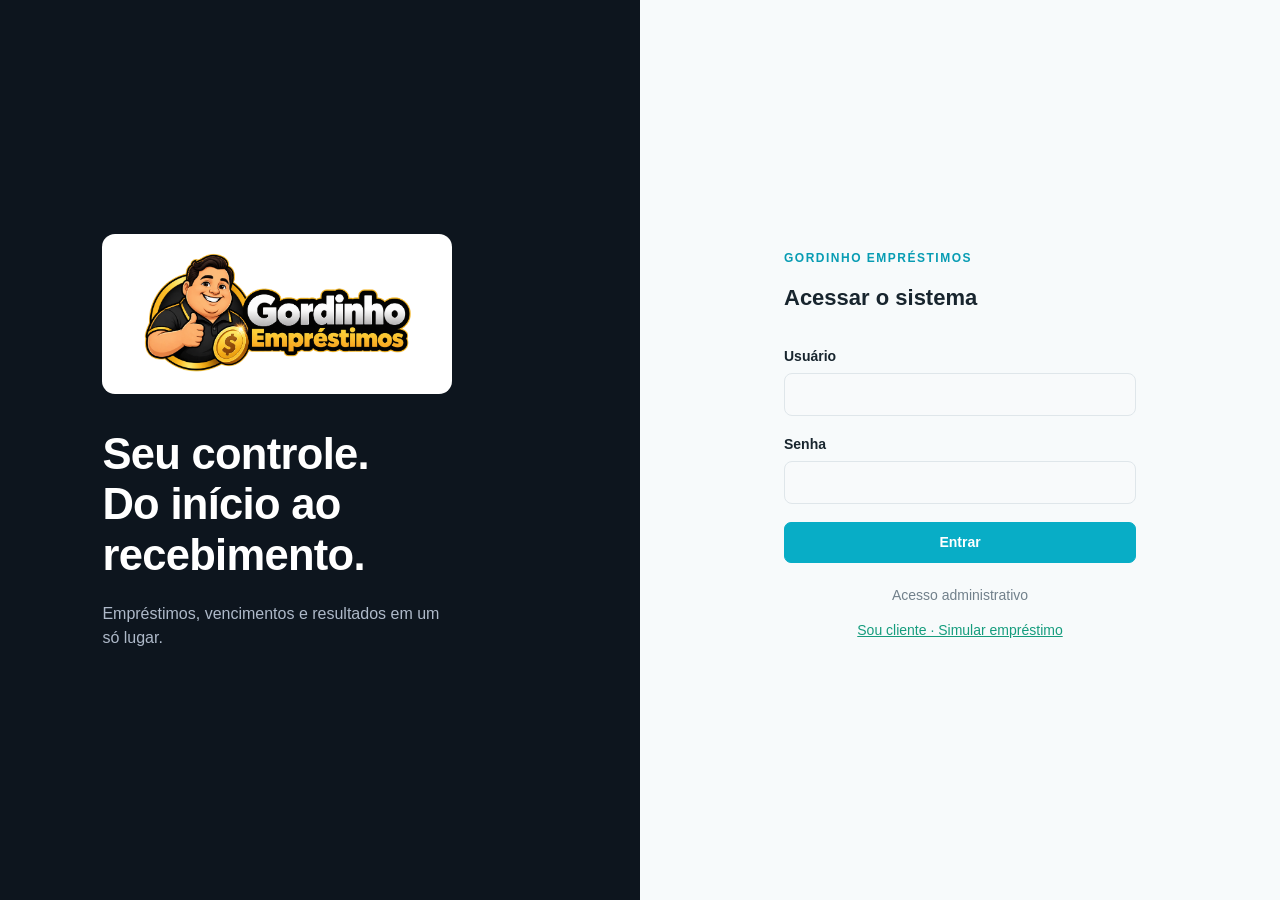
<file: index.html>
<!doctype html>
<html lang="pt-BR"><head><meta charset="UTF-8"><meta name="viewport" content="width=device-width,initial-scale=1"><meta name="robots" content="noindex,nofollow"><title>Gordinho Empréstimos</title><link rel="icon" href="favicon.svg"><link rel="stylesheet" href="style.css"><link rel="stylesheet" href="skin.css?v=2"></head>
<body>
<section id="login"><div class="login-brand"><img class="brand-logo" src="logo-gordinho.png" alt="Gordinho Empréstimos"><h1>Seu controle.<br>Do início ao recebimento.</h1><p>Empréstimos, vencimentos e resultados em um só lugar.</p></div><form id="login-form" class="login-card"><span class="eyebrow">GORDINHO EMPRÉSTIMOS</span><h2>Acessar o sistema</h2><label>Usuário<input name="username" autocomplete="username" required maxlength="100"></label><label>Senha<input name="password" type="password" autocomplete="current-password" required maxlength="200"></label><p id="login-error" role="alert"></p><button class="primary" type="submit">Entrar</button><p class="muted">Acesso administrativo</p><p style="text-align:center;font-size:14px"><a href="cotacao.html">Sou cliente · Simular empréstimo</a></p></form></section>
<div id="app" hidden><aside class="sidebar"><div class="brand"><img class="brand-logo" src="logo-gordinho.png" alt="Gordinho Empréstimos"></div><nav><button data-view="dashboard" class="active">Visão geral</button><button data-view="loans">Empréstimos</button><button data-view="clients">Clientes</button><button data-view="payments">Pagamentos</button><button data-view="results">Resultados</button></nav><div class="sidebar-foot"><button id="password-btn">Alterar senha</button><button id="logout">Sair da conta</button></div></aside><main><header class="topbar"><button id="menu-toggle" aria-label="Abrir menu" aria-expanded="false">☰</button><div><p class="eyebrow">GORDINHO EMPRÉSTIMOS</p><h1 id="view-title">Visão geral</h1></div><div class="header-actions"><button id="refresh">Atualizar</button><button id="new-loan" class="primary">+ Novo empréstimo</button></div></header><p id="error" class="error" role="alert" hidden></p><div id="content" aria-live="polite"></div></main></div>
<dialog id="modal"><div class="modal-head"><h2 id="modal-title"></h2><button id="close-modal" aria-label="Fechar">✕</button></div><div id="modal-body"></div><p id="modal-error" class="error" role="alert" hidden></p></dialog><div id="toast" role="status" hidden></div>
<script src="config.js"></script><script src="core.js"></script><script src="app.js"></script><script src="screens.js?v=2"></script></body></html>
</file>
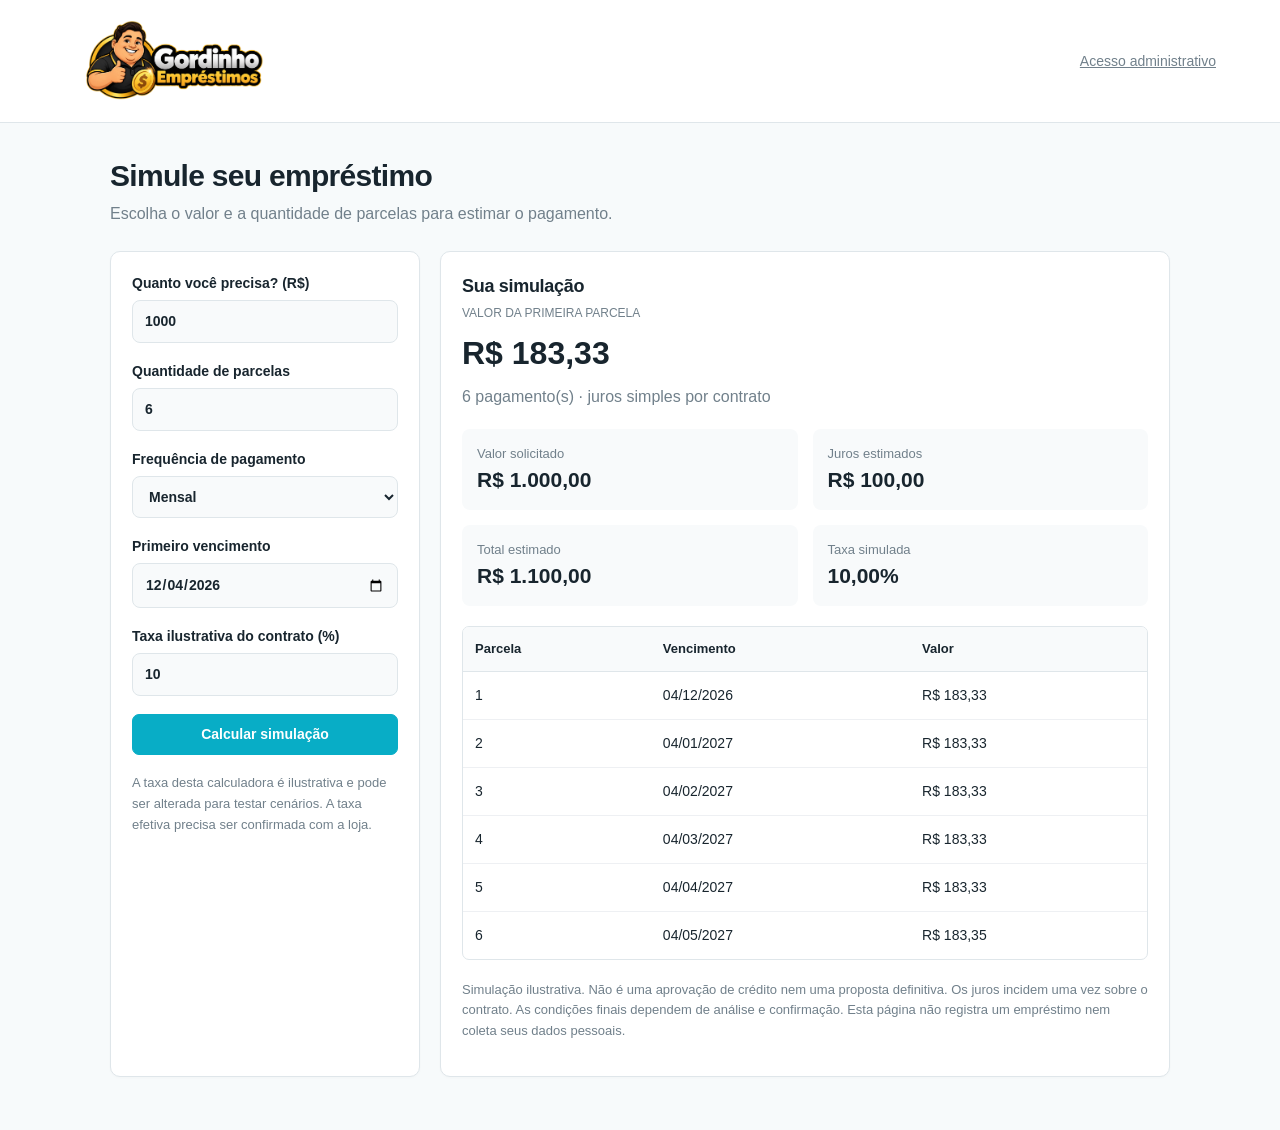
<file: cotacao.html>
<!doctype html><html lang="pt-BR"><head><meta charset="UTF-8"><meta name="viewport" content="width=device-width,initial-scale=1"><title>Cotação · Gordinho Empréstimos</title><link rel="icon" href="favicon.svg"><link rel="stylesheet" href="style.css"><link rel="stylesheet" href="skin.css?v=2"><style>.quote-header{padding:16px 5%;display:flex;justify-content:space-between;align-items:center;background:white;border-bottom:1px solid var(--line);gap:20px}.quote-header img{width:220px;height:90px;object-fit:contain}.quote-header a{font-size:14px;color:var(--muted)}.quote-main{display:block;max-width:1100px;margin:auto;padding:35px 20px}.quote-main>h1{font-size:30px;margin-bottom:8px}.quote-intro{color:var(--muted);font-size:16px;margin-bottom:25px}.quote-layout{display:grid;grid-template-columns:310px minmax(0,1fr);gap:20px}.quote-layout button{width:100%}.quote-value{font-size:32px;display:block;margin:8px 0}.quote-amounts{display:grid;grid-template-columns:1fr 1fr;gap:15px;margin:20px 0}.quote-amounts>div{background:var(--soft);padding:15px;border-radius:8px}.quote-amounts small,.quote-amounts strong{display:block}.quote-amounts strong{font-size:21px}.quote-foot{font-size:13px;color:var(--muted);line-height:1.6}.quote-layout .error{margin-bottom:15px}@media(max-width:720px){.quote-layout{grid-template-columns:1fr}.quote-header img{width:180px;height:75px}.quote-main{padding:25px 15px}.quote-main>h1{font-size:26px}.quote-amounts strong{font-size:19px}}</style></head><body><header class="quote-header"><img src="logo-gordinho.png" alt="Gordinho Empréstimos"><a href="index.html">Acesso administrativo</a></header><main class="quote-main"><h1>Simule seu empréstimo</h1><p class="quote-intro">Escolha o valor e a quantidade de parcelas para estimar o pagamento.</p><div class="quote-layout"><section class="panel"><form id="quote-form"><label>Quanto você precisa? (R$)<input name="amount" type="number" value="1000" min="0.01" max="10000000" step="0.01" required></label><label>Quantidade de parcelas<input name="count" type="number" value="6" min="1" max="120" step="1" required></label><label>Frequência de pagamento<select name="period"><option value="mensal">Mensal</option><option value="quinzenal">Quinzenal</option><option value="semanal">Semanal</option><option value="diaria">Diária</option></select></label><label>Primeiro vencimento<input name="firstDue" type="date" required></label><label>Taxa ilustrativa do contrato (%)<input name="rate" type="number" value="10" min="0" max="1000" step="0.01" required></label><button class="primary" type="submit">Calcular simulação</button></form><p class="quote-foot" style="margin-top:18px">A taxa desta calculadora é ilustrativa e pode ser alterada para testar cenários. A taxa efetiva precisa ser confirmada com a loja.</p></section><section class="panel"><h2>Sua simulação</h2><div id="quote-result" aria-live="polite"></div></section></div></main><script src="core.js"></script><script src="quote.js"></script></body></html>
</file>
<file: style.css>
:root{--bg:#f4f5f7;--ink:#18202d;--muted:#647084;--line:#e3e6eb;--yellow:#f5ca3c;--green:#087c55;--red:#ba3540}*{box-sizing:border-box}body{margin:0;color:var(--ink);background:var(--bg);font-family:Inter,Arial,sans-serif;font-size:16px;line-height:1.5}button,input,select,textarea{font:inherit}button{cursor:pointer;border:1px solid var(--line);background:white;color:var(--ink);border-radius:9px;padding:10px 16px;font-weight:600;min-height:44px}button:hover{background:#f0f2f5}button:disabled{opacity:.6;cursor:wait}.primary{background:var(--yellow);border-color:var(--yellow);color:#17202a}.primary:hover{background:#edbd26}.danger{color:var(--red)}.logo{display:inline-grid;place-items:center;width:46px;height:46px;background:var(--yellow);border-radius:12px;color:#111827;font-weight:900;font-size:23px;letter-spacing:-1px}.eyebrow{color:var(--muted);font-size:12px;letter-spacing:1.5px;font-weight:700;margin:0 0 6px}h1,h2,h3,p{margin-top:0}h1{font-size:30px;line-height:1.2;letter-spacing:-.7px;margin-bottom:0}h2{font-size:22px}h3{font-size:18px}.muted,small{color:var(--muted)}small{font-size:13px}#login{min-height:100dvh;display:grid;grid-template-columns:1fr 1fr}.login-brand{background:#111827;color:white;padding:clamp(32px,8vw,110px);display:flex;flex-direction:column;justify-content:center;align-items:flex-start}.login-brand h1{font-size:clamp(32px,4vw,56px);margin:35px 0 22px;line-height:1.15}.login-brand p{color:#aeb9c9;max-width:350px}.login-card{align-self:center;justify-self:center;width:min(400px,90%);padding:24px}.login-card h2{margin:12px 0 32px}.login-card .primary{width:100%}.login-card .muted{text-align:center;margin-top:22px;font-size:14px}label{display:block;font-size:14px;font-weight:600;margin:0 0 18px}input,select,textarea{display:block;width:100%;padding:12px;border:1px solid #cfd5df;background:#fff;border-radius:8px;color:var(--ink);margin-top:6px;min-height:46px}textarea{min-height:90px;resize:vertical}input:focus,select:focus,textarea:focus,button:focus-visible{outline:3px solid #e8c65088;outline-offset:2px}#login-error,.error{color:var(--red);font-size:14px}.error{background:#fff0f1;border:1px solid #f0c8cc;border-radius:8px;padding:12px}#app{display:grid;grid-template-columns:230px minmax(0,1fr);min-height:100dvh}#app[hidden],#login[hidden]{display:none}.sidebar{background:#111827;color:#e6eaf1;padding:30px 18px;display:flex;flex-direction:column}.brand{display:flex;align-items:center;gap:12px;font-weight:700;font-size:19px;padding:0 8px 42px}.brand small{display:block;font-size:10px;letter-spacing:1px;margin-top:4px;color:#919eb2}nav{display:grid;gap:8px}nav button,.sidebar-foot button{border:0;background:transparent;color:#aeb9c9;text-align:left}nav button.active{background:#263142;color:#fff;border-left:3px solid var(--yellow)}.sidebar-foot{margin-top:auto;padding-top:48px;display:grid;gap:8px}main{padding:35px clamp(18px,3vw,48px);min-width:0}header{display:flex;justify-content:space-between;align-items:center;gap:20px;margin-bottom:30px}.header-actions{display:flex;gap:10px}.metrics{display:grid;grid-template-columns:repeat(4,minmax(0,1fr));gap:16px;margin:0 0 24px}.metric{background:#fff;border:1px solid var(--line);border-radius:13px;padding:20px}.metric span{display:block;color:var(--muted);font-size:14px}.metric strong{display:block;font-size:26px;letter-spacing:-.7px;margin-top:13px;overflow-wrap:anywhere}.metric small{display:block;margin-top:7px}.metric.accent{background:#182233;color:white;border-color:#182233}.metric.accent span,.metric.accent small{color:#bdc7d7}.green{color:var(--green)}.red{color:var(--red)}.panel{background:white;border:1px solid var(--line);border-radius:13px;padding:23px;margin-bottom:22px}.panel-head{display:flex;justify-content:space-between;align-items:center;gap:16px;margin-bottom:18px}.panel-head h2{margin:0;font-size:19px}.table-wrap{overflow:auto}table{border-collapse:collapse;width:100%;font-size:14px;white-space:nowrap}th{text-align:left;color:var(--muted);font-weight:500;font-size:13px;padding:12px;border-bottom:1px solid var(--line)}td{padding:16px 12px;border-bottom:1px solid #eef0f3}td strong{display:block;font-size:15px}td small{display:block}tr:last-child td{border:0}td button{font-size:13px;padding:6px 10px;min-height:36px}.badge{display:inline-block;padding:4px 9px;border-radius:6px;background:#edf6f1;color:var(--green);font-size:12px;font-weight:600}.badge.late{background:#fff0f1;color:var(--red)}.badge.closed{background:#e9edf2;color:#586476}.empty{text-align:center;padding:40px 15px;color:var(--muted)}.empty h3{color:var(--ink);margin-bottom:8px}.empty p{font-size:14px}.toolbar{display:flex;gap:12px;align-items:center;margin-bottom:20px}.toolbar input{margin:0;max-width:330px}.toolbar select{margin:0;max-width:180px}.two{display:grid;grid-template-columns:1fr 1fr;gap:22px}.bars{display:grid;gap:22px}.bar-label{display:flex;justify-content:space-between;font-size:14px;gap:12px}.bar{height:8px;border-radius:20px;background:#eef1f5;margin-top:8px;overflow:hidden}.bar i{display:block;background:var(--yellow);height:100%;border-radius:20px}.note{font-size:14px;color:var(--muted);line-height:1.6}.form-grid{display:grid;grid-template-columns:1fr 1fr;gap:0 18px}.form-grid .full{grid-column:1/-1}.form-actions{display:flex;justify-content:flex-end;gap:12px;margin-top:15px}.preview{background:#f6f7fa;padding:16px;border-radius:9px;font-size:14px;margin-bottom:20px}.preview strong{font-size:19px}.detail-stats{display:grid;grid-template-columns:repeat(3,1fr);gap:10px;background:#f5f6f8;border-radius:9px;padding:18px;margin-bottom:20px}.detail-stats span{font-size:12px;color:var(--muted);display:block}.detail-stats strong{font-size:18px}.detail-info{font-size:14px;white-space:pre-wrap;overflow-wrap:anywhere}.detail-actions{display:flex;gap:10px;flex-wrap:wrap;margin:18px 0}dialog{border:0;border-radius:16px;width:min(740px,calc(100% - 24px));max-height:90dvh;padding:25px;box-shadow:0 30px 100px #0005}dialog::backdrop{background:#11182799;backdrop-filter:blur(3px)}.modal-head{display:flex;justify-content:space-between;align-items:center;margin-bottom:22px}.modal-head h2{margin:0}.modal-head button{border:0;font-size:19px}#toast{position:fixed;bottom:24px;left:50%;transform:translateX(-50%);background:#182233;color:#fff;padding:12px 22px;border-radius:9px;z-index:10;max-width:90%;text-align:center}.split{display:flex;justify-content:space-between;border-bottom:1px solid var(--line);padding:14px 0;gap:18px;font-size:14px}.total{font-size:20px;font-weight:700;border:0}a{color:var(--green)}@media(max-width:1100px){.metrics{grid-template-columns:repeat(2,1fr)}#app{grid-template-columns:195px minmax(0,1fr)}.two{grid-template-columns:1fr}}@media(max-width:720px){#login{grid-template-columns:1fr}.login-brand{padding:28px;min-height:220px}.login-brand h1{font-size:29px;margin:20px 0 14px}.login-brand p{display:none}.login-card{padding:28px 12px}#app{display:block}.sidebar{padding:15px;position:static}.brand{padding:0 0 14px}.brand small{display:none}nav{display:flex;overflow-x:auto;gap:4px}nav button{white-space:nowrap;font-size:14px;padding:9px 12px}.sidebar-foot{padding:8px 0 0;display:flex;justify-content:flex-end;margin:0}.sidebar-foot button{font-size:12px;padding:4px 10px;min-height:30px}main{padding:22px 15px}header{align-items:flex-start;flex-direction:column;margin-bottom:22px;gap:16px}h1{font-size:27px}.header-actions{width:100%}.header-actions .primary{flex:1}.metrics{gap:10px}.metric{padding:15px}.metric strong{font-size:23px}.panel{padding:16px}.toolbar{flex-wrap:wrap}.toolbar input{max-width:none;flex-basis:100%}.toolbar select{flex:1}.form-grid{display:block}.detail-stats{grid-template-columns:1fr 1fr}dialog{padding:18px}.two{gap:0}.panel-head{flex-wrap:wrap}}@media print){.sidebar,header,.detail-actions,.modal-head button,button,#toast,#app,#login{display:none!important}dialog{position:static;width:100%;max-height:none;box-shadow:none;display:block}dialog::backdrop{display:none}body{background:#fff}}
:root{--brand-gold:#f5ca3c}.brand-logo{display:block;width:190px;max-width:100%;height:88px;object-fit:contain}.login-brand>.brand-logo{width:340px;height:145px;background:#fff;border-radius:16px;padding:12px}.brand{padding-left:0;padding-right:0}.sidebar .brand-logo{background:#fff;border-radius:12px;padding:8px}.login-brand h1{font-size:clamp(30px,3.5vw,48px)}@media(max-width:720px){.sidebar .brand-logo{width:180px;height:68px}.login-brand>.brand-logo{width:240px;height:98px}}
</file>
<file: skin.css>
/* Aparência do painel com navegação escura e acento azul. */
:root{--bg:#f7fafb;--ink:#18252e;--muted:#71808b;--line:#dfe6ea;--yellow:#08adc6;--green:#159c7d;--red:#d45465;--surface:#fff;--soft:#f8fafb;--chart-fill:#d6f4f8}body{font-family:Arial,Helvetica,sans-serif;font-size:16px}button{border-radius:7px;min-height:40px;font-size:14px;padding:9px 14px}button:hover{background:var(--soft)}.primary{color:white;background:#08adc6;border-color:#08adc6}.primary:hover{background:#0795ac;color:#fff}input,select,textarea{background:var(--soft);border-color:var(--line);min-height:42px;padding:10px 12px}input:focus,select:focus,textarea:focus,button:focus-visible{outline-color:#08adc650}#app{grid-template-columns:224px minmax(0,1fr)}.sidebar{background:#0d151e;padding:18px 12px;border-right:1px solid #202c38;position:sticky;top:0;height:100dvh}.brand{padding:0 4px 18px;border-bottom:1px solid #24303c;margin-bottom:17px}.sidebar .brand-logo{width:192px;height:82px;border-radius:8px;background:#fff}.nav-label{font-size:11px;color:#76838e;font-weight:700;letter-spacing:.7px;padding:12px 10px 10px}.admin-label{padding-top:28px}nav{gap:4px}nav button{display:flex;align-items:center;gap:10px;border-radius:7px;font-size:14px;font-weight:500;padding:9px 10px;min-height:40px}nav button svg{height:17px;width:17px;flex-shrink:0}nav button.active{background:#172a35;color:#f3f7f9;border:0;box-shadow:inset 3px 0 #08adc6}nav button:hover,.sidebar-foot>button:hover{background:#152432}.sidebar-foot{padding:20px 0 0;margin-top:auto;gap:5px}.sidebar-foot>button{font-size:13px;min-height:33px;padding:6px 10px}.theme-switch{display:flex;background:#121e29;border-radius:6px;padding:3px;margin-bottom:10px;gap:4px}.theme-switch button{background:transparent;border:0;color:#9fabb6;min-height:30px;font-size:12px;padding:5px 10px;flex:1}.theme-switch button.active{background:#08adc6;color:#fff}.topbar{padding:14px 24px;background:var(--surface);border-bottom:1px solid var(--line);display:flex;align-items:center;gap:12px}.topbar h1{font-size:18px;line-height:1.4;margin:0;font-weight:600;letter-spacing:-.2px}.topbar .eyebrow{display:none}.topbar .header-actions{margin-left:auto}.topbar #refresh{padding:7px 11px;font-size:13px}.topbar #new-loan{font-size:13px}.topbar #menu-toggle{border:0;padding:6px;font-size:19px;background:transparent;color:var(--muted)}main{padding:0;display:flex;flex-direction:column;min-width:0}header{margin:0}#content{padding:25px 24px;min-width:0}#error{margin:15px 24px 0}.stat-grid{display:grid;grid-template-columns:repeat(4,minmax(0,1fr));gap:13px;margin-bottom:16px}.stat{border:1px solid var(--line);border-radius:9px;box-shadow:0 1px 3px #17263409;padding:19px 17px 15px;position:relative;min-height:113px;background:var(--surface);min-width:0}.stat.cyan{background:#effbfd}.stat.mint{background:#effbf6}.stat.amber{background:#fffbef}.stat.rose{background:#fff2f4}.stat-label{display:block;color:var(--muted);font-size:12px;font-weight:500;padding-right:30px;line-height:1.35;text-transform:uppercase}.stat strong{display:block;font-size:23px;letter-spacing:-.6px;line-height:1.25;margin:9px 0 6px;overflow-wrap:anywhere}.stat small{font-size:12px;line-height:1.35;display:block;max-width:95%}.stat-icon{position:absolute;right:13px;top:17px;display:grid;place-items:center;width:29px;height:29px;border-radius:8px;color:#00a3bd;background:#d6f4f8}.stat-icon svg{width:18px;height:18px}.stat.mint .stat-icon{color:#20ae8d;background:#d4f4e8}.stat.amber .stat-icon{color:#dda022;background:#fff0c9}.stat.rose .stat-icon{color:#d45b72;background:#ffe0e6}.stat.neutral .stat-icon{color:#818d95;background:#f1f4f6}.panel{border-radius:10px;padding:21px;background:var(--surface);box-shadow:0 1px 3px #18263306;margin-bottom:18px}.panel h2{font-size:18px;margin-bottom:5px;letter-spacing:-.3px;display:flex;align-items:center;gap:8px}.panel h2 svg{width:20px;height:20px;color:#4c6878}.panel-head{margin-bottom:16px}.panel-subtitle{font-size:13px;color:var(--muted);margin:4px 0 12px}.panel-head .panel-subtitle{margin-bottom:0}.loss-panel{display:flex;justify-content:space-between;align-items:flex-start;max-width:75%;padding:17px}.loss-panel strong{display:block;font-size:23px;margin:4px 0}.loss-panel small{font-size:12px}.loss-panel>svg{width:21px;height:21px;color:#87939b}.two{gap:18px}.chart-panels{grid-template-columns:minmax(0,1.4fr) minmax(0,1fr)}.chart-wrap svg{display:block;width:100%;height:auto;min-height:180px}.chart-wrap text{font-family:Arial,sans-serif;fill:var(--muted);font-size:11px}.chart-grid{stroke:var(--line);stroke-dasharray:3 4;stroke-width:1}.chart-legend{display:flex;gap:22px;justify-content:center;font-size:12px;color:var(--muted);padding:4px}.chart-legend span{display:flex;align-items:center;gap:6px}.chart-legend i{width:9px;height:9px;border-radius:2px}.chart-data{font-size:12px;color:var(--muted);margin-top:10px}.chart-data summary{cursor:pointer}.donut-layout{display:flex;align-items:center;justify-content:center;gap:26px;min-height:245px}.donut{width:160px;height:160px;border-radius:50%;display:grid;place-items:center;flex-shrink:0}.donut>div{width:115px;height:115px;background:var(--surface);border-radius:50%;display:grid;align-content:center;text-align:center}.donut strong{font-size:30px}.donut span{font-size:13px;color:var(--muted)}.status-legend{display:grid;gap:15px;min-width:120px;font-size:13px}.status-legend>div{display:flex;align-items:center;gap:7px}.status-legend i{height:9px;width:9px;border-radius:2px}.status-legend b{margin-left:auto}table{font-size:14px}th{background:var(--soft);font-size:13px;font-weight:600;padding:12px;color:var(--ink)}td{padding:13px 12px}td strong{font-size:14px}td small{font-size:12px}td button{font-size:12px;min-height:32px}.table-wrap{border:1px solid var(--line);border-radius:7px}table tfoot td{font-weight:700;background:var(--soft)}.empty{padding:55px 15px}.empty h3{font-size:17px}.toolbar{margin-bottom:12px}.toolbar input{max-width:none;flex:1}.toolbar select{width:165px}.loan-actions{display:flex;gap:9px;align-items:center;flex-wrap:wrap;margin:0 0 18px}.mini-info{font-size:12px;color:var(--muted);margin-left:auto}.simulator-layout{display:grid;grid-template-columns:285px minmax(0,1fr);gap:18px;align-items:start}.simulator-layout form{margin-top:20px}.simulator-layout form button{width:100%}.simulator-layout label{font-size:13px;margin-bottom:16px}.sim-note{margin-top:20px;font-size:12px}.sim-stats{display:grid;grid-template-columns:repeat(4,minmax(0,1fr));gap:10px;margin-bottom:18px}.sim-stats .stat{padding:16px 12px;min-height:105px}.sim-stats .stat-icon{display:none}.sim-stats .stat-label{padding:0;font-size:12px;text-transform:none}.sim-stats strong{font-size:20px}.sim-stats small{font-size:11px}.schedule-table{max-height:540px;overflow:auto}.schedule-table th{position:sticky;top:0;z-index:1}.inline-actions{display:flex;gap:8px}.section-heading{display:flex;justify-content:space-between;align-items:center;margin-bottom:20px;gap:16px}.section-heading h2{font-size:21px;margin-bottom:4px}.section-heading select{width:170px;margin:0;font-size:13px}.report-stats{display:grid;grid-template-columns:repeat(6,minmax(0,1fr));gap:11px;margin-bottom:20px}.report-stats .stat{padding:17px 13px;min-height:125px}.report-stats .stat-icon{display:none}.report-stats .stat-label{text-transform:none;padding:0}.report-stats strong{font-size:21px}.report-tabs{display:flex;gap:4px;padding:4px;background:#edf2f5;border-radius:6px;width:max-content;max-width:100%;margin-bottom:18px;overflow:auto}.report-tabs button{background:transparent;border:0;min-height:31px;font-size:12px;padding:5px 11px;white-space:nowrap;font-weight:500}.report-tabs button.active{background:var(--surface);box-shadow:0 1px 3px #0001}.composition-bars{display:flex;justify-content:center;gap:35px;margin:27px 0 18px;text-align:center}.composition-bars>div{width:130px}.composition-bars strong{font-size:16px}.composition-bars span{font-size:12px;display:block;margin-top:9px;color:var(--muted)}.vertical-track{height:155px;display:flex;align-items:flex-end;justify-content:center;margin-top:15px;border-bottom:1px solid var(--line)}.vertical-track i{display:block;width:40px;border-radius:3px 3px 0 0}.theme-options{display:flex;gap:12px;margin-top:20px}.theme-options .selected{border-color:#08adc6;background:#ecfbfe;color:#078ca4}.login-brand{background:#0d151e}.login-brand>.brand-logo{width:350px;height:160px;border-radius:13px}.login-brand h1{font-size:clamp(30px,3.4vw,47px)}.login-card .eyebrow{color:#089cb3}.metric,.detail-stats,.preview{background:var(--surface)}.detail-stats{background:var(--soft)}dialog{color:var(--ink);background:var(--surface)}.note{font-size:13px}.sidebar-foot #password-btn{display:none}[data-theme="dark"]{--bg:#111c25;--ink:#e4edf2;--muted:#91a4b0;--line:#2b3b46;--surface:#192731;--soft:#1c2c37;--chart-fill:#133e4b}[data-theme="dark"] .stat.cyan{background:#143640}[data-theme="dark"] .stat.mint{background:#19382f}[data-theme="dark"] .stat.amber{background:#3a3320}[data-theme="dark"] .stat.rose{background:#3d2630}[data-theme="dark"] button{color:var(--ink);background:var(--surface);border-color:var(--line)}[data-theme="dark"] .primary{background:#08a8c1;color:white}[data-theme="dark"] .sidebar nav button{background:transparent}[data-theme="dark"] .sidebar nav button.active{background:#17343f}[data-theme="dark"] .sidebar-foot button{background:transparent}[data-theme="dark"] .theme-switch button.active{background:#08a8c1}[data-theme="dark"] .report-tabs{background:#172630}[data-theme="dark"] .theme-options .selected{background:#174454;color:#6ed5e6}[data-theme="dark"] .badge{background:#204739;color:#74d7b5}[data-theme="dark"] .badge.late{background:#492c30;color:#f5a1aa}[data-theme="dark"] .badge.closed{background:#2b3a44;color:#bbcbd4}[data-theme="dark"] input,[data-theme="dark"] select,[data-theme="dark"] textarea{color:var(--ink)}[data-theme="dark"] .error{background:#492830;color:#ffadb9;border-color:#67404a}[data-theme="dark"] td{border-color:var(--line)}[data-theme="dark"] .green{color:#58d3ac}[data-theme="dark"] .red{color:#fa8f9e}
@media(max-width:1280px){.report-stats{grid-template-columns:repeat(3,minmax(0,1fr))}.sim-stats{grid-template-columns:repeat(2,minmax(0,1fr))}.simulator-layout{grid-template-columns:260px minmax(0,1fr)}.chart-panels{grid-template-columns:minmax(0,1.2fr) minmax(0,1fr)}.stat strong{font-size:21px}}@media(max-width:1000px){#app{grid-template-columns:205px minmax(0,1fr)}.stat-grid{grid-template-columns:repeat(2,minmax(0,1fr))}.chart-panels{grid-template-columns:1fr}.loss-panel{max-width:none}.simulator-layout{grid-template-columns:1fr}.simulator-layout>section form{display:grid;grid-template-columns:1fr 1fr;gap:0 16px}.simulator-layout>section form button{grid-column:1/-1}.sim-stats{grid-template-columns:repeat(4,minmax(0,1fr))}}@media(max-width:799px){#app{display:block}.sidebar{display:none;position:fixed;inset:0 auto 0 0;width:230px;z-index:7;height:100dvh;overflow-y:auto;box-shadow:10px 0 40px #0004}.menu-open .sidebar{display:flex}.sidebar nav{display:grid;overflow:visible}.sidebar-foot{display:grid;justify-content:stretch;margin-top:auto}.brand{padding-bottom:16px}.sidebar .brand-logo{width:192px;height:82px}.topbar{padding:12px 15px;flex-direction:row;align-items:center;flex-wrap:wrap;gap:9px;position:sticky;top:0;z-index:5}.topbar h1{font-size:16px}.topbar .header-actions{width:auto;gap:6px}.topbar #new-loan{font-size:12px;padding:7px 9px}.topbar #refresh{font-size:12px;padding:7px 9px}#content{padding:18px 15px}#error{margin:12px 15px}.stat-grid{gap:10px}.stat{padding:16px 13px;min-height:120px}.stat-label{font-size:11px;padding-right:27px}.stat strong{font-size:21px;margin-top:12px}.stat small{font-size:11px}.stat-icon{width:24px;height:24px;right:9px;top:13px}.stat-icon svg{width:15px;height:15px}.panel{padding:17px}.report-stats{grid-template-columns:repeat(2,minmax(0,1fr))}.sim-stats{grid-template-columns:repeat(2,minmax(0,1fr))}.section-heading{align-items:flex-start;flex-wrap:wrap}.section-heading h2{font-size:20px}.donut-layout{gap:20px;min-height:220px}.donut{height:145px;width:145px}.donut>div{width:105px;height:105px}.chart-wrap text{font-size:12px}.chart-panels{display:block}.panel-head{align-items:flex-start}.cash-stats .stat{min-height:125px}.inline-actions{flex-wrap:wrap}.theme-switch button{padding:5px 10px}.login-brand{min-height:210px;padding:24px}.login-brand>.brand-logo{height:115px;width:260px}.login-brand h1{font-size:26px;margin-bottom:0}.login-card{padding-top:26px}.two{display:block}.toolbar{flex-wrap:wrap}.toolbar input{flex-basis:100%}.toolbar select{max-width:none;width:100%}.loan-actions{gap:7px}}@media(max-width:380px){.topbar .header-actions{margin:0;width:100%}.topbar #new-loan{flex:1}.stat strong{font-size:19px}.donut-layout{gap:10px}.donut{width:120px;height:120px}.donut>div{height:88px;width:88px}.status-legend{min-width:100px;font-size:12px}}@media print){.topbar{display:none!important}}
</file>
